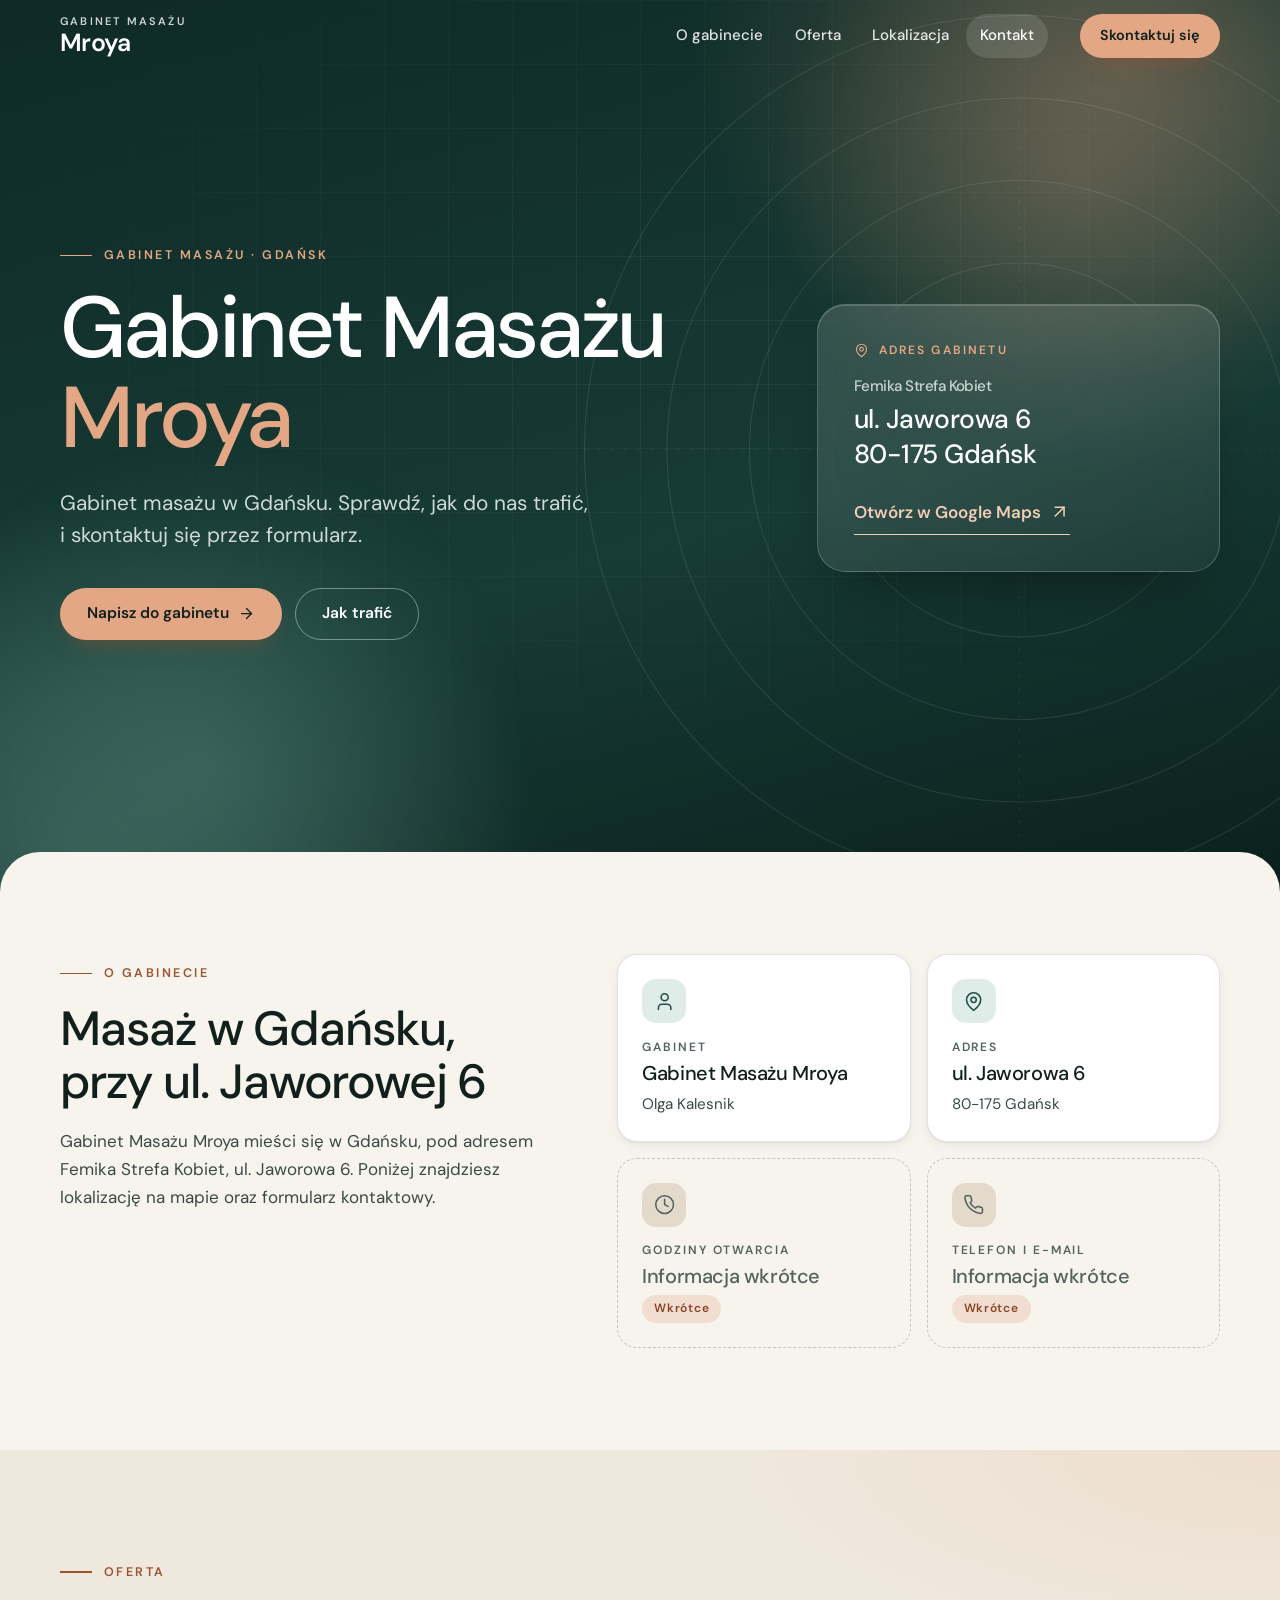
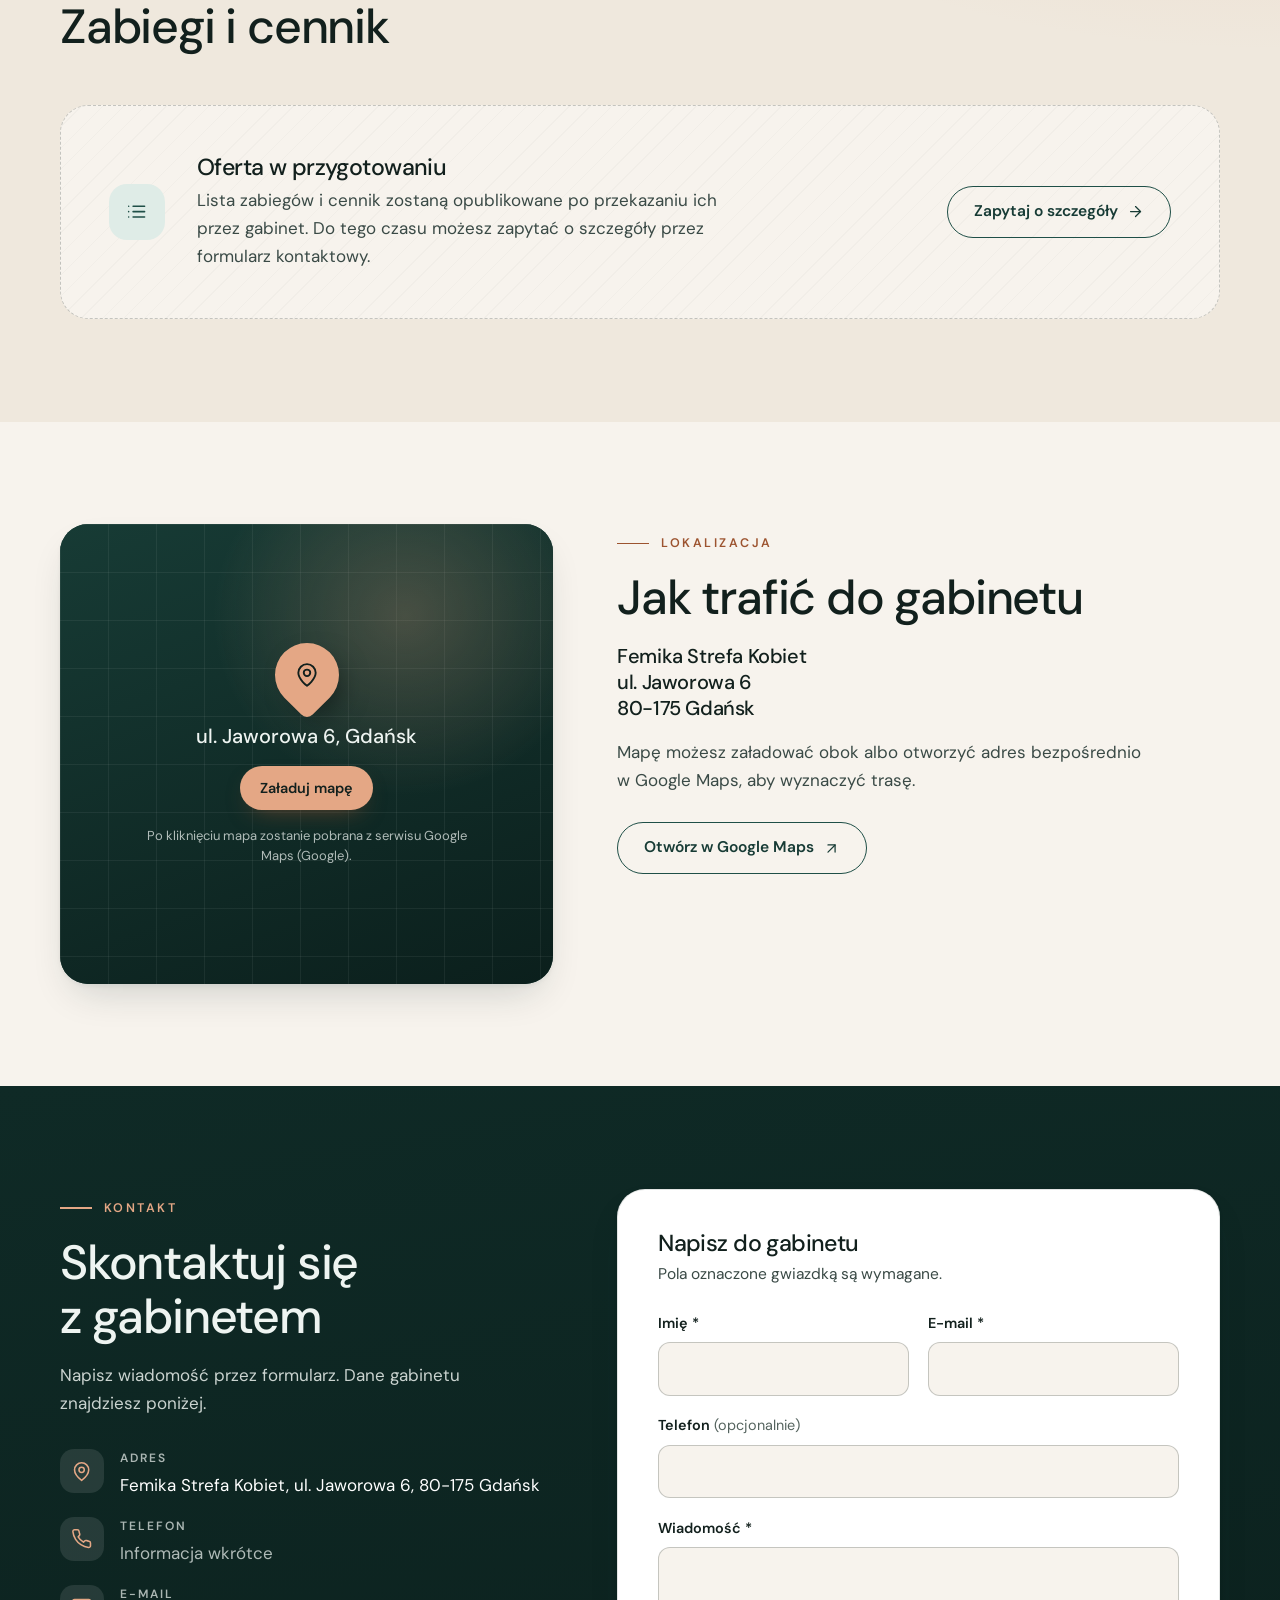
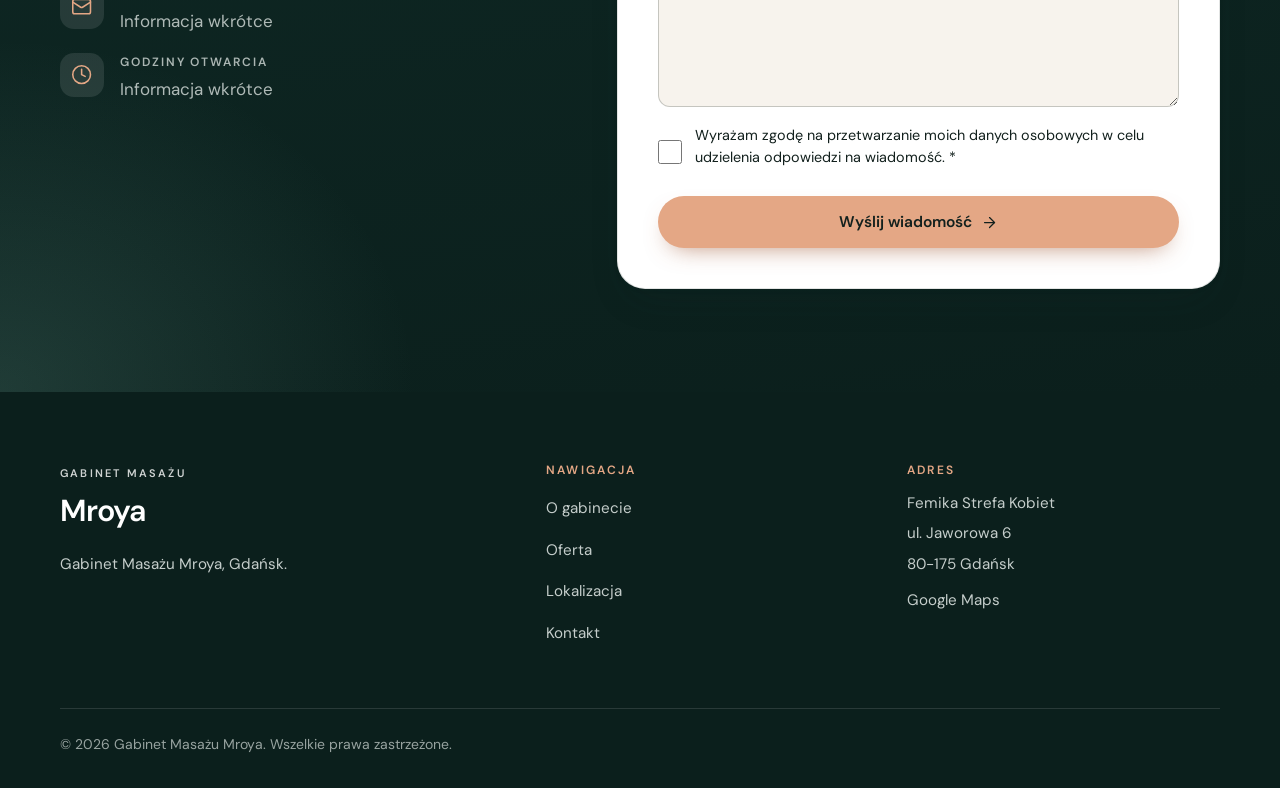
<file: index.html>
<!doctype html>
<html lang="pl">
<head>
  <meta charset="utf-8">
  <meta name="viewport" content="width=device-width, initial-scale=1">

  <title>Gabinet Masażu Mroya – masaż w Gdańsku, ul. Jaworowa 6</title>
  <meta name="description" content="Gabinet Masażu Mroya w Gdańsku, ul. Jaworowa 6 (Femika Strefa Kobiet). Sprawdź lokalizację na mapie i skontaktuj się z gabinetem.">
  <meta name="robots" content="index, follow, max-image-preview:large">
  <meta name="theme-color" content="#0f2a26">
  <link rel="canonical" href="__SITE_URL__/">

  <!-- Open Graph / X (Twitter) -->
  <meta property="og:type" content="website">
  <meta property="og:locale" content="pl_PL">
  <meta property="og:site_name" content="Gabinet Masażu Mroya">
  <meta property="og:title" content="Gabinet Masażu Mroya – masaż w Gdańsku">
  <meta property="og:description" content="Gabinet masażu w Gdańsku, ul. Jaworowa 6. Lokalizacja, mapa i formularz kontaktowy.">
  <meta property="og:url" content="__SITE_URL__/">
  <meta property="og:image" content="__SITE_URL__/assets/img/og-image.png">
  <meta property="og:image:width" content="1200">
  <meta property="og:image:height" content="630">
  <meta property="og:image:alt" content="Gabinet Masażu Mroya – Gdańsk">
  <meta name="twitter:card" content="summary_large_image">
  <meta name="twitter:title" content="Gabinet Masażu Mroya – masaż w Gdańsku">
  <meta name="twitter:description" content="Gabinet masażu w Gdańsku, ul. Jaworowa 6. Lokalizacja, mapa i formularz kontaktowy.">
  <meta name="twitter:image" content="__SITE_URL__/assets/img/og-image.png">

  <!-- Favicony (tymczasowy znak typograficzny — do wymiany po otrzymaniu oficjalnego logo) -->
  <link rel="icon" href="assets/img/favicon.svg" type="image/svg+xml">
  <link rel="icon" href="assets/img/favicon-32.png" type="image/png" sizes="32x32">
  <link rel="apple-touch-icon" href="assets/img/apple-touch-icon.png">

  <!-- Fonty hostowane lokalnie (bez zewnętrznych żądań) -->
  <link rel="preload" href="assets/fonts/dm-sans-latin.woff2" as="font" type="font/woff2" crossorigin>

  <link rel="stylesheet" href="assets/css/tokens.css?v=202610011516">
  <link rel="stylesheet" href="assets/css/base.css?v=202610011516">
  <link rel="stylesheet" href="assets/css/layout.css?v=202610011516">
  <link rel="stylesheet" href="assets/css/components.css?v=202610011516">

  <script>document.documentElement.classList.add('js');</script>

  <!--
    Dane strukturalne (schema.org). Zawierają WYŁĄCZNIE potwierdzone informacje:
    nazwa gabinetu, adres (podany przez zleceniodawcę) i link do wizytówki Google Maps.
    Telefon, godziny otwarcia, współrzędne, zdjęcia i oceny dodaj dopiero po ich potwierdzeniu.
  -->
  <script type="application/ld+json">
  {
    "@context": "https://schema.org",
    "@type": "HealthAndBeautyBusiness",
    "@id": "__SITE_URL__/#gabinet",
    "name": "Gabinet Masażu Mroya",
    "url": "__SITE_URL__/",
    "address": {
      "@type": "PostalAddress",
      "streetAddress": "Jaworowa 6",
      "postalCode": "80-175",
      "addressLocality": "Gdańsk",
      "addressCountry": "PL"
    },
    "hasMap": "https://www.google.com/maps?cid=17050173415233364946"
  }
  </script>
</head>

<body id="top">
  <a class="skip-link" href="#main">Przejdź do treści</a>

  <!-- Sprite ikon -->
  <svg width="0" height="0" style="position:absolute" aria-hidden="true" focusable="false">
    <symbol id="i-pin" viewBox="0 0 24 24"><path d="M20 10c0 6-8 12-8 12s-8-6-8-12a8 8 0 0 1 16 0Z"/><circle cx="12" cy="10" r="3"/></symbol>
    <symbol id="i-clock" viewBox="0 0 24 24"><circle cx="12" cy="12" r="10"/><path d="M12 6v6l4 2"/></symbol>
    <symbol id="i-phone" viewBox="0 0 24 24"><path d="M22 16.92v3a2 2 0 0 1-2.18 2 19.79 19.79 0 0 1-8.63-3.07 19.5 19.5 0 0 1-6-6 19.79 19.79 0 0 1-3.07-8.67A2 2 0 0 1 4.11 2h3a2 2 0 0 1 2 1.72c.13.96.36 1.9.7 2.81a2 2 0 0 1-.45 2.11L8.09 9.91a16 16 0 0 0 6 6l1.27-1.27a2 2 0 0 1 2.11-.45c.91.34 1.85.57 2.81.7A2 2 0 0 1 22 16.92z"/></symbol>
    <symbol id="i-mail" viewBox="0 0 24 24"><rect width="20" height="16" x="2" y="4" rx="2"/><path d="m22 7-8.97 5.7a1.94 1.94 0 0 1-2.06 0L2 7"/></symbol>
    <symbol id="i-user" viewBox="0 0 24 24"><path d="M19 21v-2a4 4 0 0 0-4-4H9a4 4 0 0 0-4 4v2"/><circle cx="12" cy="7" r="4"/></symbol>
    <symbol id="i-list" viewBox="0 0 24 24"><path d="M8 6h13M8 12h13M8 18h13M3 6h.01M3 12h.01M3 18h.01"/></symbol>
    <symbol id="i-arrow" viewBox="0 0 24 24"><path d="M5 12h14"/><path d="m12 5 7 7-7 7"/></symbol>
    <symbol id="i-ext" viewBox="0 0 24 24"><path d="M7 7h10v10"/><path d="M7 17 17 7"/></symbol>
  </svg>

  <header class="site-header on-dark" data-header>
    <div class="container header-inner">
      <a class="brand" href="#top" aria-label="Gabinet Masażu Mroya – początek strony">
        <span class="brand-kicker">Gabinet masażu</span>
        <span class="brand-name">Mroya</span>
      </a>

      <button class="nav-toggle" type="button" aria-expanded="false" aria-controls="site-nav" data-nav-toggle>
        <span class="sr-only">Menu</span>
        <span class="nav-toggle-bars" aria-hidden="true"></span>
      </button>

      <nav class="site-nav" id="site-nav" aria-label="Menu główne" data-nav>
        <ul>
          <li><a class="nav-link" href="#o-gabinecie">O gabinecie</a></li>
          <li><a class="nav-link" href="#oferta">Oferta</a></li>
          <li><a class="nav-link" href="#lokalizacja">Lokalizacja</a></li>
          <li><a class="nav-link" href="#kontakt">Kontakt</a></li>
        </ul>
        <a class="btn btn-primary btn-sm" href="#kontakt">Skontaktuj się</a>
      </nav>
    </div>
  </header>

  <main id="main">

    <!-- ============================== HERO ============================== -->
    <section class="hero on-dark" aria-labelledby="hero-title">
      <div class="hero-bg" aria-hidden="true">
        <div class="hero-grid"></div>
        <div class="hero-glow hero-glow--a"></div>
        <div class="hero-glow hero-glow--b"></div>
        <svg class="hero-rings" viewBox="0 0 800 800" fill="none" stroke="currentColor" stroke-width="1">
          <circle cx="400" cy="400" r="395"/>
          <circle cx="400" cy="400" r="320"/>
          <circle cx="400" cy="400" r="245"/>
          <circle cx="400" cy="400" r="170"/>
          <circle cx="400" cy="400" r="95"/>
          <path d="M400 5v790M5 400h790" stroke-dasharray="2 10"/>
        </svg>
      </div>

      <div class="container hero-inner">
        <div class="hero-copy">
          <p class="eyebrow hero-in">Gabinet masażu · Gdańsk</p>
          <h1 id="hero-title" class="hero-in" style="--d:.08s">
            Gabinet Masażu
            <span class="h1-accent">Mroya</span>
          </h1>
          <p class="hero-lead hero-in" style="--d:.18s">
            Gabinet masażu w&nbsp;Gdańsku. Sprawdź, jak do nas trafić, i&nbsp;skontaktuj się przez formularz.
          </p>
          <div class="hero-actions hero-in" style="--d:.28s">
            <a class="btn btn-primary" href="#kontakt">
              Napisz do gabinetu
              <svg class="icon" aria-hidden="true"><use href="#i-arrow"/></svg>
            </a>
            <a class="btn btn-ghost" href="#lokalizacja">Jak trafić</a>
          </div>
        </div>

        <aside class="glass-card hero-in" style="--d:.38s" aria-label="Adres gabinetu">
          <p class="card-label">
            <svg class="icon" aria-hidden="true"><use href="#i-pin"/></svg>
            Adres gabinetu
          </p>
          <address>
            <span class="addr-venue">Femika Strefa Kobiet</span>
            <span>ul.&nbsp;Jaworowa&nbsp;6</span>
            <span>80-175&nbsp;Gdańsk</span>
          </address>
          <a class="text-link" href="https://www.google.com/maps?cid=17050173415233364946" target="_blank" rel="noopener">
            Otwórz w Google Maps
            <svg class="icon" aria-hidden="true"><use href="#i-ext"/></svg>
            <span class="sr-only">(otwiera się w nowej karcie)</span>
          </a>
        </aside>
      </div>
    </section>

    <!-- ============================ O GABINECIE ============================ -->
    <section class="section section--sheet" id="o-gabinecie" aria-labelledby="about-title">
      <div class="container split">
        <div class="split-copy reveal">
          <p class="eyebrow">O gabinecie</p>
          <h2 id="about-title">Masaż w&nbsp;Gdańsku, przy ul.&nbsp;Jaworowej&nbsp;6</h2>
          <p>
            Gabinet Masażu Mroya mieści się w&nbsp;Gdańsku, pod adresem Femika Strefa Kobiet,
            ul.&nbsp;Jaworowa&nbsp;6. Poniżej znajdziesz lokalizację na mapie oraz formularz kontaktowy.
          </p>
          <!-- UZUPEŁNIJ: krótki opis gabinetu i sposobu pracy (tylko potwierdzone informacje od właściciela). -->
        </div>

        <div class="fact-grid">
          <article class="fact-card reveal" style="--d:.05s">
            <span class="fact-icon"><svg class="icon" aria-hidden="true"><use href="#i-user"/></svg></span>
            <h3 class="fact-label">Gabinet</h3>
            <p class="fact-value">Gabinet Masażu Mroya</p>
            <p class="fact-sub">Olga Kalesnik</p>
          </article>

          <article class="fact-card reveal" style="--d:.12s">
            <span class="fact-icon"><svg class="icon" aria-hidden="true"><use href="#i-pin"/></svg></span>
            <h3 class="fact-label">Adres</h3>
            <p class="fact-value">ul.&nbsp;Jaworowa&nbsp;6</p>
            <p class="fact-sub">80-175&nbsp;Gdańsk</p>
          </article>

          <!-- UZUPEŁNIJ: godziny otwarcia. Zamień całą kartę na wersję bez klas --pending (patrz README). -->
          <article class="fact-card fact-card--pending reveal" style="--d:.19s" data-fill="godziny">
            <span class="fact-icon"><svg class="icon" aria-hidden="true"><use href="#i-clock"/></svg></span>
            <h3 class="fact-label">Godziny otwarcia</h3>
            <p class="fact-value">Informacja wkrótce</p>
            <span class="pill">Wkrótce</span>
          </article>

          <!-- UZUPEŁNIJ: telefon i e-mail gabinetu. -->
          <article class="fact-card fact-card--pending reveal" style="--d:.26s" data-fill="kontakt">
            <span class="fact-icon"><svg class="icon" aria-hidden="true"><use href="#i-phone"/></svg></span>
            <h3 class="fact-label">Telefon i e-mail</h3>
            <p class="fact-value">Informacja wkrótce</p>
            <span class="pill">Wkrótce</span>
          </article>
        </div>
      </div>
    </section>

    <!-- ================================ OFERTA ================================ -->
    <section class="section section--alt" id="oferta" aria-labelledby="offer-title">
      <div class="container">
        <div class="section-head reveal">
          <p class="eyebrow">Oferta</p>
          <h2 id="offer-title">Zabiegi i&nbsp;cennik</h2>
        </div>

        <!--
          UZUPEŁNIJ: po otrzymaniu oferty od gabinetu usuń blok .empty-state poniżej
          i wstaw siatkę kart (tylko usługi i ceny potwierdzone przez właściciela):

          <div class="service-grid">
            <article class="service-card reveal">
              <h3>NAZWA ZABIEGU</h3>
              <p>Krótki opis zabiegu.</p>
              <div class="service-meta"><span>CZAS</span><span>CENA</span></div>
            </article>
          </div>
        -->
        <div class="empty-state reveal" data-fill="oferta">
          <span class="fact-icon"><svg class="icon" aria-hidden="true"><use href="#i-list"/></svg></span>
          <div>
            <h3>Oferta w&nbsp;przygotowaniu</h3>
            <p>
              Lista zabiegów i&nbsp;cennik zostaną opublikowane po przekazaniu ich przez gabinet.
              Do tego czasu możesz zapytać o&nbsp;szczegóły przez formularz kontaktowy.
            </p>
          </div>
          <a class="btn btn-outline" href="#kontakt">
            Zapytaj o szczegóły
            <svg class="icon" aria-hidden="true"><use href="#i-arrow"/></svg>
          </a>
        </div>
      </div>
    </section>

    <!-- ============================== LOKALIZACJA ============================== -->
    <section class="section" id="lokalizacja" aria-labelledby="location-title">
      <div class="container split split--reverse">
        <div class="split-copy reveal">
          <p class="eyebrow">Lokalizacja</p>
          <h2 id="location-title">Jak trafić do gabinetu</h2>
          <address class="fact-value location-address">
            Femika Strefa Kobiet<br>
            ul.&nbsp;Jaworowa&nbsp;6<br>
            80-175&nbsp;Gdańsk
          </address>
          <p>Mapę możesz załadować obok albo otworzyć adres bezpośrednio w&nbsp;Google Maps, aby wyznaczyć trasę.</p>
          <a class="btn btn-outline" href="https://www.google.com/maps?cid=17050173415233364946" target="_blank" rel="noopener">
            Otwórz w Google Maps
            <svg class="icon" aria-hidden="true"><use href="#i-ext"/></svg>
            <span class="sr-only">(otwiera się w nowej karcie)</span>
          </a>
        </div>

        <div class="map-card reveal" style="--d:.1s" data-map>
          <div class="map-facade" data-map-facade>
            <span class="map-pin" aria-hidden="true"><svg class="icon"><use href="#i-pin"/></svg></span>
            <address>ul.&nbsp;Jaworowa&nbsp;6, Gdańsk</address>
            <button class="btn btn-primary btn-sm" type="button"
                    data-map-load
                    data-src="https://maps.google.com/maps?q=Jaworowa%206%2C%2080-175%20Gda%C5%84sk&amp;z=16&amp;output=embed">
              Załaduj mapę
            </button>
            <p class="map-privacy">
              Po kliknięciu mapa zostanie pobrana z&nbsp;serwisu Google Maps (Google).
            </p>
          </div>
        </div>
      </div>
    </section>

    <!-- ================================ KONTAKT ================================ -->
    <section class="section section--dark on-dark" id="kontakt" aria-labelledby="contact-title">
      <div class="container split">
        <div class="split-copy reveal">
          <p class="eyebrow">Kontakt</p>
          <h2 id="contact-title">Skontaktuj się z&nbsp;gabinetem</h2>
          <p>Napisz wiadomość przez formularz. Dane gabinetu znajdziesz poniżej.</p>

          <ul class="contact-list">
            <li class="contact-item">
              <span class="fact-icon fact-icon--dark"><svg class="icon" aria-hidden="true"><use href="#i-pin"/></svg></span>
              <div>
                <span class="contact-label">Adres</span>
                <span class="contact-value">Femika Strefa Kobiet, ul.&nbsp;Jaworowa&nbsp;6, 80-175&nbsp;Gdańsk</span>
              </div>
            </li>
            <!-- UZUPEŁNIJ: wiersz „Telefon" (<a href="tel:+48...">) po potwierdzeniu numeru. -->
            <li class="contact-item" data-fill="telefon">
              <span class="fact-icon fact-icon--dark"><svg class="icon" aria-hidden="true"><use href="#i-phone"/></svg></span>
              <div>
                <span class="contact-label">Telefon</span>
                <span class="contact-value is-pending">Informacja wkrótce</span>
              </div>
            </li>
            <!-- UZUPEŁNIJ: wiersz „E-mail" (<a href="mailto:...">) po potwierdzeniu adresu. -->
            <li class="contact-item" data-fill="email">
              <span class="fact-icon fact-icon--dark"><svg class="icon" aria-hidden="true"><use href="#i-mail"/></svg></span>
              <div>
                <span class="contact-label">E-mail</span>
                <span class="contact-value is-pending">Informacja wkrótce</span>
              </div>
            </li>
            <!-- UZUPEŁNIJ: wiersz „Godziny otwarcia". -->
            <li class="contact-item" data-fill="godziny">
              <span class="fact-icon fact-icon--dark"><svg class="icon" aria-hidden="true"><use href="#i-clock"/></svg></span>
              <div>
                <span class="contact-label">Godziny otwarcia</span>
                <span class="contact-value is-pending">Informacja wkrótce</span>
              </div>
            </li>
          </ul>
        </div>

        <div class="form-card reveal" style="--d:.1s">
          <h3>Napisz do gabinetu</h3>
          <p>Pola oznaczone gwiazdką są wymagane.</p>

          <!--
            INTEGRACJA FORMULARZA: wpisz adres docelowy w data-endpoint (np. usługa formularzy lub
            własny skrypt na Hostingerze). Dopóki pole jest puste, formularz nie wysyła danych
            i pokazuje użytkownikowi komunikat informacyjny. Szczegóły w README.md.
          -->
          <form class="form" id="contact-form" method="post" action="#" novalidate data-endpoint="">
            <div class="form-row">
              <div class="field">
                <label for="f-name">Imię <span aria-hidden="true">*</span></label>
                <input id="f-name" name="imie" type="text" autocomplete="name" required aria-describedby="e-name">
                <p class="field-error" id="e-name" role="alert"></p>
              </div>
              <div class="field">
                <label for="f-email">E-mail <span aria-hidden="true">*</span></label>
                <input id="f-email" name="email" type="email" autocomplete="email" inputmode="email" required aria-describedby="e-email">
                <p class="field-error" id="e-email" role="alert"></p>
              </div>
            </div>

            <div class="field">
              <label for="f-phone">Telefon <span class="opt">(opcjonalnie)</span></label>
              <input id="f-phone" name="telefon" type="tel" autocomplete="tel" inputmode="tel" aria-describedby="e-phone">
              <p class="field-error" id="e-phone" role="alert"></p>
            </div>

            <div class="field">
              <label for="f-msg">Wiadomość <span aria-hidden="true">*</span></label>
              <textarea id="f-msg" name="wiadomosc" rows="5" required aria-describedby="e-msg"></textarea>
              <p class="field-error" id="e-msg" role="alert"></p>
            </div>

            <div class="hp" aria-hidden="true">
              <label>Nie wypełniaj tego pola <input type="text" name="website" tabindex="-1" autocomplete="off"></label>
            </div>

            <div class="field">
              <!-- UZUPEŁNIJ: dodaj link do polityki prywatności oraz dane administratora, gdy będą znane. -->
              <label class="check" for="f-consent">
                <input id="f-consent" name="zgoda" type="checkbox" required aria-describedby="e-consent">
                <span>Wyrażam zgodę na przetwarzanie moich danych osobowych w&nbsp;celu udzielenia odpowiedzi na wiadomość. <span aria-hidden="true">*</span></span>
              </label>
              <p class="field-error" id="e-consent" role="alert"></p>
            </div>

            <p class="form-status" role="status" aria-live="polite" data-form-status></p>

            <button class="btn btn-primary btn-block" type="submit">
              Wyślij wiadomość
              <svg class="icon" aria-hidden="true"><use href="#i-arrow"/></svg>
            </button>
          </form>
        </div>
      </div>
    </section>
  </main>

  <!-- ================================ STOPKA ================================ -->
  <footer class="site-footer on-dark">
    <div class="container">
      <div class="footer-grid">
        <div class="footer-brand">
          <span class="brand-kicker">Gabinet masażu</span>
          <span class="brand-name">Mroya</span>
          <p>Gabinet Masażu Mroya, Gdańsk.</p>
        </div>

        <div>
          <h2 class="footer-title">Nawigacja</h2>
          <ul class="footer-list">
            <li><a href="#o-gabinecie">O gabinecie</a></li>
            <li><a href="#oferta">Oferta</a></li>
            <li><a href="#lokalizacja">Lokalizacja</a></li>
            <li><a href="#kontakt">Kontakt</a></li>
          </ul>
        </div>

        <div>
          <h2 class="footer-title">Adres</h2>
          <address class="footer-list">
            <span>Femika Strefa Kobiet</span>
            <span>ul.&nbsp;Jaworowa&nbsp;6</span>
            <span>80-175&nbsp;Gdańsk</span>
            <a href="https://www.google.com/maps?cid=17050173415233364946" target="_blank" rel="noopener">
              Google Maps<span class="sr-only"> (otwiera się w nowej karcie)</span>
            </a>
          </address>
        </div>
      </div>

      <p class="footer-bottom">© <span data-year>2026</span> Gabinet Masażu Mroya. Wszelkie prawa zastrzeżone.</p>
    </div>
  </footer>

  <script src="assets/js/main.js?v=202610011516" defer></script>
</body>
</html>
</file>
<file: assets/css/tokens.css>
/* ==========================================================================
   TOKENY — kolory, typografia, odstępy. Zmieniasz tutaj, zmienia się wszędzie.
   Kolory dobrane pod kontrast WCAG AA (tekst ≥ 4.5:1, elementy UI ≥ 3:1).
   ========================================================================== */

@font-face {
  font-family: "DM Sans";
  src: url("../fonts/dm-sans-latin.woff2") format("woff2");
  font-weight: 100 1000;
  font-style: normal;
  font-display: swap;
  unicode-range: U+0000-00FF, U+0131, U+0152-0153, U+02BB-02BC, U+02C6, U+02DA, U+02DC, U+2000-206F, U+2074, U+20AC, U+2122, U+2191, U+2193, U+2212, U+2215, U+FEFF, U+FFFD;
}
@font-face {
  font-family: "DM Sans";
  src: url("../fonts/dm-sans-latin-ext.woff2") format("woff2");
  font-weight: 100 1000;
  font-style: normal;
  font-display: swap;
  unicode-range: U+0100-02BA, U+02BD-02C5, U+02C7-02CC, U+02CE-02D7, U+02DD-02FF, U+0304, U+0308, U+0329, U+1D00-1DBF, U+1E00-1E9F, U+1EF2-1EFF, U+2020, U+20A0-20AB, U+20AD-20C0, U+2113, U+2C60-2C7F, U+A720-A7FF;
}

:root {
  /* Neutralne */
  --ink: #12201d;
  --ink-soft: #3a4a46;
  --ink-mute: #54635e;
  --paper: #f7f3ed;
  --paper-2: #efe8dd;
  --paper-3: #e4dacb;
  --white: #ffffff;
  --line: rgba(18, 32, 29, 0.12);
  --line-strong: rgba(18, 32, 29, 0.22);

  /* Zieleń szałwiowa — kolor główny */
  --sage-950: #0b1f1c;
  --sage-900: #0f2a26;
  --sage-800: #173b35;
  --sage-700: #1f4f47;
  --sage-600: #2b6359;
  --sage-400: #6fa597;
  --sage-200: #bcd6cd;
  --sage-100: #dfece7;

  /* Glina — akcent ciepły (CTA) */
  --clay-700: #8a4527;
  --clay-600: #9c532f;
  --clay-400: #d98f68;
  --clay-300: #e4a785;
  --clay-200: #f1cdb7;

  --focus: #9c532f;
  --focus-on-dark: #f1cdb7;

  /* Typografia */
  --font-display: "DM Sans", system-ui, -apple-system, "Segoe UI", Roboto, "Helvetica Neue", Arial, sans-serif;
  --font-body: "DM Sans", system-ui, -apple-system, "Segoe UI", Roboto, "Helvetica Neue", Arial, sans-serif;

  --fs-body: clamp(1rem, 0.96rem + 0.2vw, 1.0625rem);
  --fs-small: 0.875rem;
  --fs-h1: clamp(2.6rem, 1.4rem + 5.6vw, 5.4rem);
  --fs-h2: clamp(1.85rem, 1.2rem + 2.6vw, 3rem);
  --fs-h3: clamp(1.2rem, 1.1rem + 0.5vw, 1.45rem);
  --fs-lead: clamp(1.075rem, 1rem + 0.45vw, 1.3rem);

  /* Kształty i cienie */
  --radius-sm: 12px;
  --radius: 20px;
  --radius-lg: 28px;
  --shadow-sm: 0 1px 2px rgba(15, 42, 38, 0.06), 0 4px 12px rgba(15, 42, 38, 0.05);
  --shadow: 0 2px 4px rgba(15, 42, 38, 0.05), 0 18px 40px -14px rgba(15, 42, 38, 0.2);

  /* Układ */
  --container: 1160px;
  --gutter: clamp(1.25rem, 5vw, 2.5rem);
  --section-y: clamp(4rem, 8vw, 7.5rem);
  --header-h: 72px;
  --ease: cubic-bezier(0.2, 0.7, 0.2, 1);
}
</file>
<file: assets/css/base.css>
/* ==========================================================================
   BAZA — reset, typografia, dostępność
   ========================================================================== */

*,
*::before,
*::after {
  box-sizing: border-box;
}

html {
  -webkit-text-size-adjust: 100%;
  text-size-adjust: 100%;
  scroll-padding-top: calc(var(--header-h) + 12px);
}

@media (prefers-reduced-motion: no-preference) {
  html {
    scroll-behavior: smooth;
  }
}

body {
  margin: 0;
  background: var(--paper);
  color: var(--ink);
  font-family: var(--font-body);
  font-size: var(--fs-body);
  line-height: 1.65;
  font-synthesis: none;
  -webkit-font-smoothing: antialiased;
  -moz-osx-font-smoothing: grayscale;
  text-rendering: optimizeLegibility;
  overflow-x: hidden;
}

img,
svg,
iframe {
  display: block;
  max-width: 100%;
}

h1,
h2,
h3,
h4 {
  margin: 0;
  font-family: var(--font-display);
  font-weight: 500;
  line-height: 1.12;
  letter-spacing: -0.025em;
  text-wrap: balance;
}

p {
  margin: 0;
  text-wrap: pretty;
}

ul,
ol {
  margin: 0;
  padding: 0;
  list-style: none;
}

address {
  font-style: normal;
}

a {
  color: inherit;
  text-decoration-thickness: 0.08em;
  text-underline-offset: 0.2em;
}

button,
input,
textarea {
  font: inherit;
  color: inherit;
}

button {
  cursor: pointer;
}

::selection {
  background: var(--clay-300);
  color: var(--ink);
}

:focus-visible {
  outline: 3px solid var(--focus);
  outline-offset: 3px;
  border-radius: 4px;
}

.on-dark :focus-visible {
  outline-color: var(--focus-on-dark);
}

/* Narzędzia */
.container {
  width: 100%;
  max-width: calc(var(--container) + var(--gutter) * 2);
  margin-inline: auto;
  padding-inline: var(--gutter);
}

.sr-only {
  position: absolute;
  width: 1px;
  height: 1px;
  margin: -1px;
  padding: 0;
  overflow: hidden;
  clip: rect(0, 0, 0, 0);
  white-space: nowrap;
  border: 0;
}

.skip-link {
  position: fixed;
  top: 0.75rem;
  left: 0.75rem;
  z-index: 200;
  padding: 0.75rem 1.1rem;
  background: var(--ink);
  color: var(--white);
  border-radius: 999px;
  font-weight: 600;
  text-decoration: none;
  transform: translateY(-200%);
  transition: transform 0.2s var(--ease);
}

.skip-link:focus {
  transform: none;
}

.icon {
  width: 1.25em;
  height: 1.25em;
  flex: none;
  fill: none;
  stroke: currentColor;
  stroke-width: 1.75;
  stroke-linecap: round;
  stroke-linejoin: round;
}

/* Ruch ograniczony na życzenie użytkownika */
@media (prefers-reduced-motion: reduce) {
  *,
  *::before,
  *::after {
    animation-duration: 0.001ms !important;
    animation-iteration-count: 1 !important;
    transition-duration: 0.001ms !important;
    scroll-behavior: auto !important;
  }
}
</file>
<file: assets/css/layout.css>
/* ==========================================================================
   UKŁAD — nagłówek, hero, sekcje, stopka
   ========================================================================== */

/* ---------- Nagłówek ---------- */
.site-header {
  position: fixed;
  inset: 0 0 auto 0;
  z-index: 100;
  height: var(--header-h);
  color: var(--white);
  border-bottom: 1px solid transparent;
  transition: background-color 0.3s var(--ease), border-color 0.3s var(--ease), color 0.3s var(--ease),
    box-shadow 0.3s var(--ease);
}

.site-header.is-scrolled {
  background: rgba(247, 243, 237, 0.86);
  -webkit-backdrop-filter: saturate(160%) blur(14px);
  backdrop-filter: saturate(160%) blur(14px);
  color: var(--ink);
  border-bottom-color: var(--line);
  box-shadow: 0 8px 24px -18px rgba(15, 42, 38, 0.35);
}

.header-inner {
  height: 100%;
  display: flex;
  align-items: center;
  justify-content: space-between;
  gap: 1.5rem;
}

.brand {
  display: inline-flex;
  flex-direction: column;
  line-height: 1;
  text-decoration: none;
  border-radius: 8px;
}

.brand-kicker {
  font-size: 0.6875rem;
  font-weight: 600;
  letter-spacing: 0.2em;
  text-transform: uppercase;
  opacity: 0.8;
}

.brand-name {
  margin-top: 0.25rem;
  font-family: var(--font-display);
  font-size: 1.55rem;
  font-weight: 600;
  letter-spacing: -0.03em;
}

.site-nav {
  display: flex;
  align-items: center;
  gap: 2rem;
}

.site-nav ul {
  display: flex;
  gap: 0.25rem;
}

.nav-link {
  position: relative;
  display: inline-flex;
  align-items: center;
  min-height: 44px;
  padding: 0 0.85rem;
  font-size: 0.9375rem;
  font-weight: 500;
  text-decoration: none;
  border-radius: 999px;
  opacity: 0.88;
  transition: opacity 0.2s, background-color 0.2s;
}

.nav-link:hover,
.nav-link[aria-current="true"] {
  opacity: 1;
  background: rgba(255, 255, 255, 0.12);
}

.is-scrolled .nav-link:hover,
.is-scrolled .nav-link[aria-current="true"] {
  background: rgba(31, 79, 71, 0.09);
}

/* Przełącznik menu — widoczny tylko, gdy działa JS */
.nav-toggle {
  display: none;
  position: relative;
  width: 48px;
  height: 48px;
  margin-right: -0.5rem;
  border: 0;
  background: transparent;
  color: inherit;
  border-radius: 999px;
}

.nav-toggle-bars,
.nav-toggle-bars::before {
  position: absolute;
  left: 14px;
  width: 20px;
  height: 2px;
  background: currentColor;
  border-radius: 2px;
  transition: transform 0.3s var(--ease), top 0.3s var(--ease);
}

.nav-toggle-bars {
  top: 18px;
}

.nav-toggle-bars::before {
  content: "";
  left: 0;
  top: 8px;
}

.nav-toggle[aria-expanded="true"] .nav-toggle-bars {
  top: 23px;
  transform: rotate(45deg);
}

.nav-toggle[aria-expanded="true"] .nav-toggle-bars::before {
  top: 0;
  transform: rotate(-90deg);
}

@media (max-width: 860px) {
  .js .nav-toggle {
    display: inline-block;
  }

  .js .site-nav {
    position: fixed;
    inset: var(--header-h) 0 auto 0;
    flex-direction: column;
    align-items: stretch;
    gap: 1.25rem;
    padding: 1rem var(--gutter) 1.75rem;
    background: var(--sage-900);
    color: var(--white);
    border-radius: 0 0 var(--radius-lg) var(--radius-lg);
    box-shadow: 0 30px 60px -20px rgba(11, 31, 28, 0.6);
    visibility: hidden;
    opacity: 0;
    transform: translateY(-8px);
    transition: opacity 0.25s var(--ease), transform 0.25s var(--ease), visibility 0s linear 0.25s;
  }

  .js .site-nav.is-open {
    visibility: visible;
    opacity: 1;
    transform: none;
    transition-delay: 0s;
  }

  .js .site-nav ul {
    flex-direction: column;
    gap: 0;
  }

  .js .nav-link {
    display: flex;
    width: 100%;
    min-height: 54px;
    padding: 0;
    font-size: 1.15rem;
    border-radius: 0;
    border-bottom: 1px solid rgba(255, 255, 255, 0.1);
    opacity: 1;
    background: none !important;
  }

  .js .site-nav .btn {
    width: 100%;
  }

  /* Przyciemnienie treści pod otwartym menu */
  .site-header.is-open::after {
    content: "";
    position: fixed;
    inset: var(--header-h) 0 0 0;
    z-index: -1;
    background: rgba(11, 31, 28, 0.6);
  }

  .site-header.is-open {
    background: var(--sage-900);
    color: var(--white);
    border-bottom-color: transparent;
    box-shadow: none;
    -webkit-backdrop-filter: none;
    backdrop-filter: none;
  }

  /* Bez JS na wąskich ekranach zostaje sam przycisk kontaktu; reszta jest w hero */
  html:not(.js) .site-nav ul {
    display: none;
  }
}

/* ---------- Hero ---------- */
.hero {
  position: relative;
  isolation: isolate;
  min-height: min(100svh, 920px);
  display: flex;
  align-items: center;
  padding: calc(var(--header-h) + 3rem) 0 clamp(6rem, 12vw, 9rem);
  color: #eef4f1;
  background:
    radial-gradient(55% 55% at 88% 8%, rgba(228, 167, 133, 0.28), transparent 62%),
    radial-gradient(60% 65% at 6% 96%, rgba(111, 165, 151, 0.32), transparent 62%),
    linear-gradient(165deg, var(--sage-900) 0%, var(--sage-800) 58%, var(--sage-950) 100%);
  overflow: hidden;
}

.hero-bg {
  position: absolute;
  inset: 0;
  z-index: -1;
  pointer-events: none;
}

.hero-grid {
  position: absolute;
  inset: 0;
  background-image:
    linear-gradient(rgba(255, 255, 255, 0.055) 1px, transparent 1px),
    linear-gradient(90deg, rgba(255, 255, 255, 0.055) 1px, transparent 1px);
  background-size: 64px 64px;
  -webkit-mask-image: radial-gradient(75% 70% at 55% 35%, #000 10%, transparent 78%);
  mask-image: radial-gradient(75% 70% at 55% 35%, #000 10%, transparent 78%);
}

.hero-glow {
  position: absolute;
  border-radius: 50%;
  will-change: transform;
}

.hero-glow--a {
  top: -18%;
  right: -10%;
  width: 52vw;
  max-width: 760px;
  aspect-ratio: 1;
  background: radial-gradient(circle, rgba(228, 167, 133, 0.22), transparent 65%);
  animation: drift 22s ease-in-out infinite alternate;
}

.hero-glow--b {
  bottom: -25%;
  left: -12%;
  width: 56vw;
  max-width: 820px;
  aspect-ratio: 1;
  background: radial-gradient(circle, rgba(111, 165, 151, 0.26), transparent 65%);
  animation: drift 28s ease-in-out infinite alternate-reverse;
}

.hero-rings {
  position: absolute;
  top: 50%;
  right: -14%;
  width: min(78vw, 880px);
  aspect-ratio: 1;
  transform: translateY(-50%);
  color: rgba(255, 255, 255, 0.1);
  animation: spin 160s linear infinite;
}

@keyframes drift {
  from {
    transform: translate3d(0, 0, 0) scale(1);
  }
  to {
    transform: translate3d(-3%, 4%, 0) scale(1.08);
  }
}

@keyframes spin {
  from {
    transform: translateY(-50%) rotate(0deg);
  }
  to {
    transform: translateY(-50%) rotate(360deg);
  }
}

.hero-inner {
  display: grid;
  gap: clamp(2.5rem, 6vw, 4rem);
  align-items: center;
}

@media (min-width: 960px) {
  .hero-inner {
    grid-template-columns: minmax(0, 1.35fr) minmax(0, 0.8fr);
    gap: clamp(3rem, 6vw, 6rem);
  }
}

.hero h1 {
  font-size: var(--fs-h1);
  font-weight: 500;
  line-height: 1.04;
  letter-spacing: -0.04em;
  color: var(--white);
}

.hero h1 .h1-accent {
  display: block;
  color: var(--clay-300);
}

.hero-lead {
  max-width: 34rem;
  margin-top: 1.5rem;
  font-size: var(--fs-lead);
  line-height: 1.55;
  color: rgba(238, 244, 241, 0.86);
}

.hero-actions {
  display: flex;
  flex-wrap: wrap;
  gap: 0.85rem;
  margin-top: 2.25rem;
}

@media (max-width: 520px) {
  .hero-actions .btn {
    width: 100%;
  }
}

/* ---------- Sekcje ---------- */
.section {
  position: relative;
  padding-block: var(--section-y);
}

/* Sekcja „arkusz" zachodzi na hero, miękko domykając ciemne tło */
.section--sheet {
  margin-top: calc(-1 * clamp(2rem, 4vw, 3rem));
  background: var(--paper);
  border-radius: clamp(24px, 4vw, 40px) clamp(24px, 4vw, 40px) 0 0;
  z-index: 2;
}

.section--alt {
  background:
    radial-gradient(60% 50% at 100% 0%, rgba(228, 167, 133, 0.16), transparent 70%),
    var(--paper-2);
}

.section--dark {
  color: #eef4f1;
  background:
    radial-gradient(50% 60% at 0% 100%, rgba(111, 165, 151, 0.2), transparent 65%),
    linear-gradient(170deg, var(--sage-900), var(--sage-950));
}

.section-head {
  max-width: 44rem;
  margin-bottom: clamp(2rem, 4vw, 3.25rem);
}

.section-head h2,
.split-copy h2 {
  font-size: var(--fs-h2);
}

.section-head p:not(.eyebrow) {
  margin-top: 1.1rem;
  font-size: var(--fs-lead);
  line-height: 1.6;
  color: var(--ink-soft);
}

.split {
  display: grid;
  grid-template-columns: minmax(0, 1fr);
  gap: clamp(2rem, 5vw, 4.5rem);
  align-items: start;
}

@media (min-width: 960px) {
  .split {
    grid-template-columns: minmax(0, 0.9fr) minmax(0, 1.1fr);
  }

  .split--reverse > :first-child {
    order: 2;
  }
}

.split-copy > p:not(.eyebrow) {
  margin-top: 1.1rem;
  color: var(--ink-soft);
}

.split-copy .btn {
  margin-top: 1.75rem;
}

/* ---------- Stopka ---------- */
.site-footer {
  padding: clamp(3rem, 6vw, 4.5rem) 0 2rem;
  color: rgba(238, 244, 241, 0.82);
  background: var(--sage-950);
}

.footer-grid {
  display: grid;
  gap: 2.25rem;
}

@media (min-width: 760px) {
  .footer-grid {
    grid-template-columns: 1.4fr 1fr 1fr;
    gap: 3rem;
  }
}

.footer-brand .brand-name {
  display: block;
  font-size: 1.9rem;
  color: var(--white);
}

.footer-brand .brand-kicker {
  display: block;
  color: var(--white);
}

.footer-brand p {
  max-width: 24rem;
  margin-top: 1rem;
  font-size: 0.95rem;
}

.footer-title {
  margin-bottom: 0.85rem;
  font-family: var(--font-body);
  font-size: 0.75rem;
  font-weight: 600;
  letter-spacing: 0.18em;
  text-transform: uppercase;
  color: var(--clay-300);
}

.footer-list {
  display: grid;
  gap: 0.35rem;
  font-size: 0.95rem;
}

.footer-list a {
  display: inline-flex;
  align-items: center;
  min-height: 36px;
  text-decoration: none;
  transition: color 0.2s;
}

.footer-list a:hover {
  color: var(--white);
  text-decoration: underline;
}

.footer-bottom {
  margin-top: clamp(2.5rem, 5vw, 3.5rem);
  padding-top: 1.5rem;
  border-top: 1px solid rgba(255, 255, 255, 0.12);
  font-size: 0.875rem;
  color: rgba(238, 244, 241, 0.62);
}

/* Widoczny fokus zależnie od stanu nagłówka (jasny po przewinięciu, ciemny przy otwartym menu) */
.site-header.is-scrolled :focus-visible {
  outline-color: var(--focus);
}

.site-header.is-open :focus-visible {
  outline-color: var(--focus-on-dark);
}
</file>
<file: assets/css/components.css>
/* ==========================================================================
   KOMPONENTY
   ========================================================================== */

/* ---------- Przyciski ---------- */
.btn {
  display: inline-flex;
  align-items: center;
  justify-content: center;
  gap: 0.6rem;
  min-height: 52px;
  padding: 0 1.6rem;
  border: 1.5px solid transparent;
  border-radius: 999px;
  font-size: 0.97rem;
  font-weight: 600;
  line-height: 1;
  text-decoration: none;
  white-space: nowrap;
  transition: transform 0.25s var(--ease), background-color 0.25s, border-color 0.25s, color 0.25s,
    box-shadow 0.25s;
}

.btn .icon {
  width: 1.1em;
  height: 1.1em;
  transition: transform 0.25s var(--ease);
}

.btn:hover .icon {
  transform: translateX(3px);
}

.btn:active {
  transform: translateY(1px);
}

.btn-sm {
  min-height: 44px;
  padding: 0 1.2rem;
  font-size: 0.9rem;
}

/* Główne CTA — glina, ciemny tekst (kontrast ≈ 8:1) */
.btn-primary {
  background: var(--clay-300);
  color: var(--ink);
  box-shadow: 0 10px 24px -12px rgba(156, 83, 47, 0.7);
}

.btn-primary:hover {
  background: var(--clay-200);
  transform: translateY(-2px);
  box-shadow: 0 16px 30px -12px rgba(156, 83, 47, 0.75);
}

.btn-ghost {
  border-color: rgba(255, 255, 255, 0.4);
  color: var(--white);
}

.btn-ghost:hover {
  background: rgba(255, 255, 255, 0.12);
  border-color: rgba(255, 255, 255, 0.7);
}

.btn-outline {
  border-color: var(--sage-700);
  color: var(--sage-800);
}

.btn-outline:hover {
  background: var(--sage-700);
  color: var(--white);
}

.btn-block {
  width: 100%;
}

/* ---------- Etykieta nad nagłówkiem ---------- */
.eyebrow {
  display: inline-flex;
  align-items: center;
  gap: 0.75rem;
  margin-bottom: 1.1rem;
  font-size: 0.78rem;
  font-weight: 600;
  letter-spacing: 0.2em;
  text-transform: uppercase;
  color: var(--clay-600);
}

.eyebrow::before {
  content: "";
  width: 2rem;
  height: 1.5px;
  background: currentColor;
}

.on-dark .eyebrow,
.hero .eyebrow {
  color: var(--clay-300);
}

/* ---------- Szklana karta adresowa (hero) ---------- */
.glass-card {
  padding: clamp(1.5rem, 3vw, 2.25rem);
  color: #eef4f1;
  background: linear-gradient(155deg, rgba(255, 255, 255, 0.14), rgba(255, 255, 255, 0.05));
  border: 1px solid rgba(255, 255, 255, 0.2);
  border-radius: var(--radius-lg);
  box-shadow: 0 30px 60px -30px rgba(0, 0, 0, 0.55), inset 0 1px 0 rgba(255, 255, 255, 0.18);
  -webkit-backdrop-filter: blur(14px);
  backdrop-filter: blur(14px);
}

.glass-card .card-label {
  display: flex;
  align-items: center;
  gap: 0.6rem;
  font-size: 0.75rem;
  font-weight: 600;
  letter-spacing: 0.18em;
  text-transform: uppercase;
  color: var(--clay-300);
}

.glass-card address {
  margin-top: 1rem;
  font-family: var(--font-display);
  font-size: clamp(1.3rem, 1.1rem + 0.9vw, 1.65rem);
  font-weight: 500;
  letter-spacing: -0.02em;
  line-height: 1.3;
  color: var(--white);
}

.glass-card address span {
  display: block;
}

.glass-card address .addr-venue {
  margin-bottom: 0.35rem;
  font-family: var(--font-body);
  font-size: 0.95rem;
  font-weight: 500;
  color: rgba(238, 244, 241, 0.8);
}

.text-link {
  display: inline-flex;
  align-items: center;
  gap: 0.5rem;
  min-height: 44px;
  margin-top: 1.25rem;
  font-weight: 600;
  text-decoration: none;
  border-bottom: 1.5px solid currentColor;
  padding-bottom: 1px;
  line-height: 1.3;
  transition: gap 0.25s var(--ease), color 0.2s;
}

.text-link:hover {
  gap: 0.8rem;
}

.glass-card .text-link {
  color: var(--clay-200);
}

/* ---------- Karty faktów (O gabinecie) ---------- */
.fact-grid {
  display: grid;
  gap: 1rem;
}

@media (min-width: 560px) {
  .fact-grid {
    grid-template-columns: repeat(2, minmax(0, 1fr));
  }
}

.fact-card {
  display: flex;
  flex-direction: column;
  gap: 0.35rem;
  padding: 1.5rem;
  background: var(--white);
  border: 1px solid var(--line);
  border-radius: var(--radius);
  box-shadow: var(--shadow-sm);
  transition: transform 0.35s var(--ease), box-shadow 0.35s var(--ease), border-color 0.35s;
}

.fact-card:hover {
  transform: translateY(-3px);
  box-shadow: var(--shadow);
  border-color: var(--line-strong);
}

.fact-icon {
  display: grid;
  place-items: center;
  width: 44px;
  height: 44px;
  margin-bottom: 0.75rem;
  color: var(--sage-700);
  background: var(--sage-100);
  border-radius: 14px;
}

.fact-label {
  font-size: 0.75rem;
  font-weight: 600;
  letter-spacing: 0.16em;
  text-transform: uppercase;
  color: var(--ink-mute);
}

.fact-value {
  font-family: var(--font-display);
  font-size: 1.25rem;
  font-weight: 500;
  letter-spacing: -0.02em;
  line-height: 1.3;
  color: var(--ink);
}

.fact-sub {
  font-size: 0.95rem;
  color: var(--ink-soft);
}

.fact-card--pending {
  background: transparent;
  border-style: dashed;
  border-color: var(--line-strong);
  box-shadow: none;
}

.fact-card--pending:hover {
  transform: none;
  box-shadow: none;
}

.fact-card--pending .fact-icon {
  color: var(--ink-mute);
  background: var(--paper-3);
}

.fact-card--pending .fact-value {
  color: var(--ink-mute);
}

/* Znacznik „Wkrótce" — miejsce czeka na dane od właściciela */
.pill {
  display: inline-flex;
  align-items: center;
  align-self: flex-start;
  min-height: 28px;
  padding: 0 0.75rem;
  font-family: var(--font-body);
  font-size: 0.75rem;
  font-weight: 600;
  letter-spacing: 0.06em;
  color: var(--clay-700);
  background: rgba(228, 167, 133, 0.28);
  border-radius: 999px;
}

/* ---------- Oferta: stan pusty + gotowa karta usługi ---------- */
.empty-state {
  display: grid;
  gap: 1.5rem;
  justify-items: start;
  padding: clamp(1.75rem, 4vw, 3rem);
  background:
    repeating-linear-gradient(135deg, transparent 0 14px, rgba(18, 32, 29, 0.025) 14px 15px),
    var(--paper);
  border: 1.5px dashed var(--line-strong);
  border-radius: var(--radius-lg);
}

@media (min-width: 760px) {
  .empty-state {
    grid-template-columns: auto 1fr auto;
    align-items: center;
    gap: 2rem;
  }
}

.empty-state .fact-icon {
  width: 56px;
  height: 56px;
  margin: 0;
  border-radius: 18px;
}

.empty-state h3 {
  font-size: var(--fs-h3);
}

.empty-state p {
  margin-top: 0.4rem;
  max-width: 38rem;
  color: var(--ink-soft);
}

/* Karta usługi: gotowa do użycia po otrzymaniu oferty (patrz komentarz w index.html) */
.service-grid {
  display: grid;
  gap: 1.1rem;
}

@media (min-width: 640px) {
  .service-grid {
    grid-template-columns: repeat(2, minmax(0, 1fr));
  }
}

@media (min-width: 1000px) {
  .service-grid {
    grid-template-columns: repeat(3, minmax(0, 1fr));
  }
}

.service-card {
  display: flex;
  flex-direction: column;
  gap: 0.6rem;
  padding: 1.6rem;
  background: var(--white);
  border: 1px solid var(--line);
  border-radius: var(--radius);
  box-shadow: var(--shadow-sm);
  transition: transform 0.35s var(--ease), box-shadow 0.35s var(--ease);
}

.service-card:hover {
  transform: translateY(-3px);
  box-shadow: var(--shadow);
}

.service-card h3 {
  font-size: var(--fs-h3);
}

.service-card p {
  color: var(--ink-soft);
  font-size: 0.97rem;
}

.service-meta {
  display: flex;
  flex-wrap: wrap;
  gap: 0.5rem 1rem;
  margin-top: auto;
  padding-top: 0.9rem;
  border-top: 1px solid var(--line);
  font-size: 0.9rem;
  font-weight: 600;
  color: var(--sage-700);
}

/* ---------- Mapa (ładowana po kliknięciu) ---------- */
.map-card {
  position: relative;
  overflow: hidden;
  width: 100%;
  height: clamp(320px, 62vw, 460px);
  background: var(--sage-800);
  border-radius: var(--radius-lg);
  box-shadow: var(--shadow);
  isolation: isolate;
}

.map-card iframe {
  position: absolute;
  inset: 0;
  width: 100%;
  height: 100%;
  border: 0;
}

.map-facade {
  position: absolute;
  inset: 0;
  display: grid;
  place-content: center;
  justify-items: center;
  gap: 1rem;
  padding: 1.5rem;
  text-align: center;
  color: #eef4f1;
  background:
    radial-gradient(60% 60% at 70% 20%, rgba(228, 167, 133, 0.25), transparent 65%),
    linear-gradient(rgba(255, 255, 255, 0.06) 1px, transparent 1px) 0 0 / 48px 48px,
    linear-gradient(90deg, rgba(255, 255, 255, 0.06) 1px, transparent 1px) 0 0 / 48px 48px,
    linear-gradient(160deg, var(--sage-800), var(--sage-950));
}

.map-pin {
  display: grid;
  place-items: center;
  width: 64px;
  height: 64px;
  color: var(--ink);
  background: var(--clay-300);
  border-radius: 50% 50% 50% 8px;
  transform: rotate(-45deg);
  box-shadow: 0 14px 28px -10px rgba(0, 0, 0, 0.5);
}

.map-pin .icon {
  width: 26px;
  height: 26px;
  transform: rotate(45deg);
}

.map-facade address {
  font-family: var(--font-display);
  font-size: 1.25rem;
  font-weight: 500;
  line-height: 1.35;
}

.map-privacy {
  max-width: 24rem;
  font-size: 0.8125rem;
  line-height: 1.5;
  color: rgba(238, 244, 241, 0.72);
}

/* ---------- Dane kontaktowe ---------- */
.contact-list {
  display: grid;
  gap: 1.1rem;
  margin-top: 2rem;
}

.contact-item {
  display: grid;
  grid-template-columns: 44px 1fr;
  gap: 1rem;
  align-items: start;
}

.contact-item .fact-icon {
  margin: 0;
}

.contact-label,
.contact-value {
  display: block;
}

.contact-label {
  font-size: 0.75rem;
  font-weight: 600;
  letter-spacing: 0.16em;
  text-transform: uppercase;
  color: var(--ink-mute);
}

.contact-value {
  margin-top: 0.15rem;
  color: var(--ink);
}

/* ---------- Formularz ---------- */
.form-card {
  padding: clamp(1.5rem, 4vw, 2.5rem);
  background: var(--white);
  border: 1px solid var(--line);
  border-radius: var(--radius-lg);
  box-shadow: var(--shadow);
}

.form-card h3 {
  font-size: var(--fs-h3);
}

.form-card > p {
  margin-top: 0.4rem;
  color: var(--ink-soft);
  font-size: 0.97rem;
}

.form {
  display: grid;
  gap: 1.15rem;
  margin-top: 1.5rem;
}

.form-row {
  display: grid;
  gap: 1.15rem;
}

@media (min-width: 600px) {
  .form-row {
    grid-template-columns: repeat(2, minmax(0, 1fr));
  }
}

.field {
  display: grid;
  gap: 0.4rem;
}

.field label,
.field .label {
  font-size: 0.9rem;
  font-weight: 600;
  color: var(--ink);
}

.field .opt {
  font-weight: 400;
  color: var(--ink-mute);
}

.field input,
.field textarea {
  width: 100%;
  min-height: 52px;
  padding: 0.8rem 1rem;
  font-size: 1rem; /* 16px — iOS nie przybliża pola przy fokusie */
  background: var(--paper);
  border: 1.5px solid var(--line-strong);
  border-radius: var(--radius-sm);
  transition: border-color 0.2s, box-shadow 0.2s, background-color 0.2s;
}

.field textarea {
  min-height: 140px;
  resize: vertical;
}

.field input:hover,
.field textarea:hover {
  border-color: var(--sage-600);
}

.field input:focus-visible,
.field textarea:focus-visible {
  outline: none;
  background: var(--white);
  border-color: var(--sage-700);
  box-shadow: 0 0 0 4px rgba(31, 79, 71, 0.18);
}

.field [aria-invalid="true"] {
  border-color: #b3261e;
}

.field-error {
  min-height: 0;
  font-size: 0.85rem;
  font-weight: 500;
  color: #a1221b;
}

.field-error:empty {
  display: none;
}

.check {
  display: grid;
  grid-template-columns: 24px 1fr;
  gap: 0.8rem;
  align-items: start;
  font-size: 0.9rem;
  line-height: 1.5;
  color: var(--ink-soft);
}

.field label.check {
  font-size: 0.9rem;
  font-weight: 400;
}

.check input {
  width: 24px;
  height: 24px;
  margin: 1px 0 0;
  accent-color: var(--sage-700);
}

/* Pułapka na boty — niewidoczna dla ludzi */
.hp {
  position: absolute !important;
  left: -9999px;
  width: 1px;
  height: 1px;
  overflow: hidden;
}

.form-status {
  padding: 0.9rem 1.1rem;
  font-size: 0.95rem;
  font-weight: 500;
  border-radius: var(--radius-sm);
}

.form-status:empty {
  display: none;
}

.form-status[data-state="info"] {
  color: var(--sage-900);
  background: var(--sage-100);
}

.form-status[data-state="success"] {
  color: #14532d;
  background: #dcf3e3;
}

.form-status[data-state="error"] {
  color: #7a1914;
  background: #fbe3e1;
}

/* ---------- Animacja pojawiania się (reveal-on-scroll) ---------- */
.js .reveal {
  opacity: 0;
  transform: translateY(18px);
  transition: opacity 0.8s var(--ease), transform 0.8s var(--ease);
  transition-delay: var(--d, 0s);
}

.js .reveal.is-visible {
  opacity: 1;
  transform: none;
}

/* Delikatne wejście hero przy ładowaniu */
.hero-in {
  animation: rise 0.9s var(--ease) both;
  animation-delay: var(--d, 0s);
}

@keyframes rise {
  from {
    opacity: 0;
    transform: translateY(16px);
  }
  to {
    opacity: 1;
    transform: none;
  }
}

@media (prefers-reduced-motion: reduce) {
  .js .reveal {
    opacity: 1;
    transform: none;
  }

  .hero-glow,
  .hero-rings {
    animation: none;
  }
}

/* ---------- Warianty kontekstowe ---------- */
.fact-label {
  font-family: var(--font-body);
}

.location-address {
  margin-top: 1.1rem;
}

.form-card {
  color: var(--ink);
}

.form-card :focus-visible {
  outline-color: var(--focus);
}

/* Elementy na ciemnym tle */
.on-dark .split-copy > p:not(.eyebrow) {
  color: rgba(238, 244, 241, 0.84);
}

.fact-icon--dark {
  color: var(--clay-300);
  background: rgba(255, 255, 255, 0.1);
}

.on-dark .contact-label {
  color: rgba(238, 244, 241, 0.7);
}

.on-dark .contact-value {
  color: var(--white);
}

.on-dark .contact-value.is-pending {
  color: rgba(238, 244, 241, 0.72);
}
</file>
